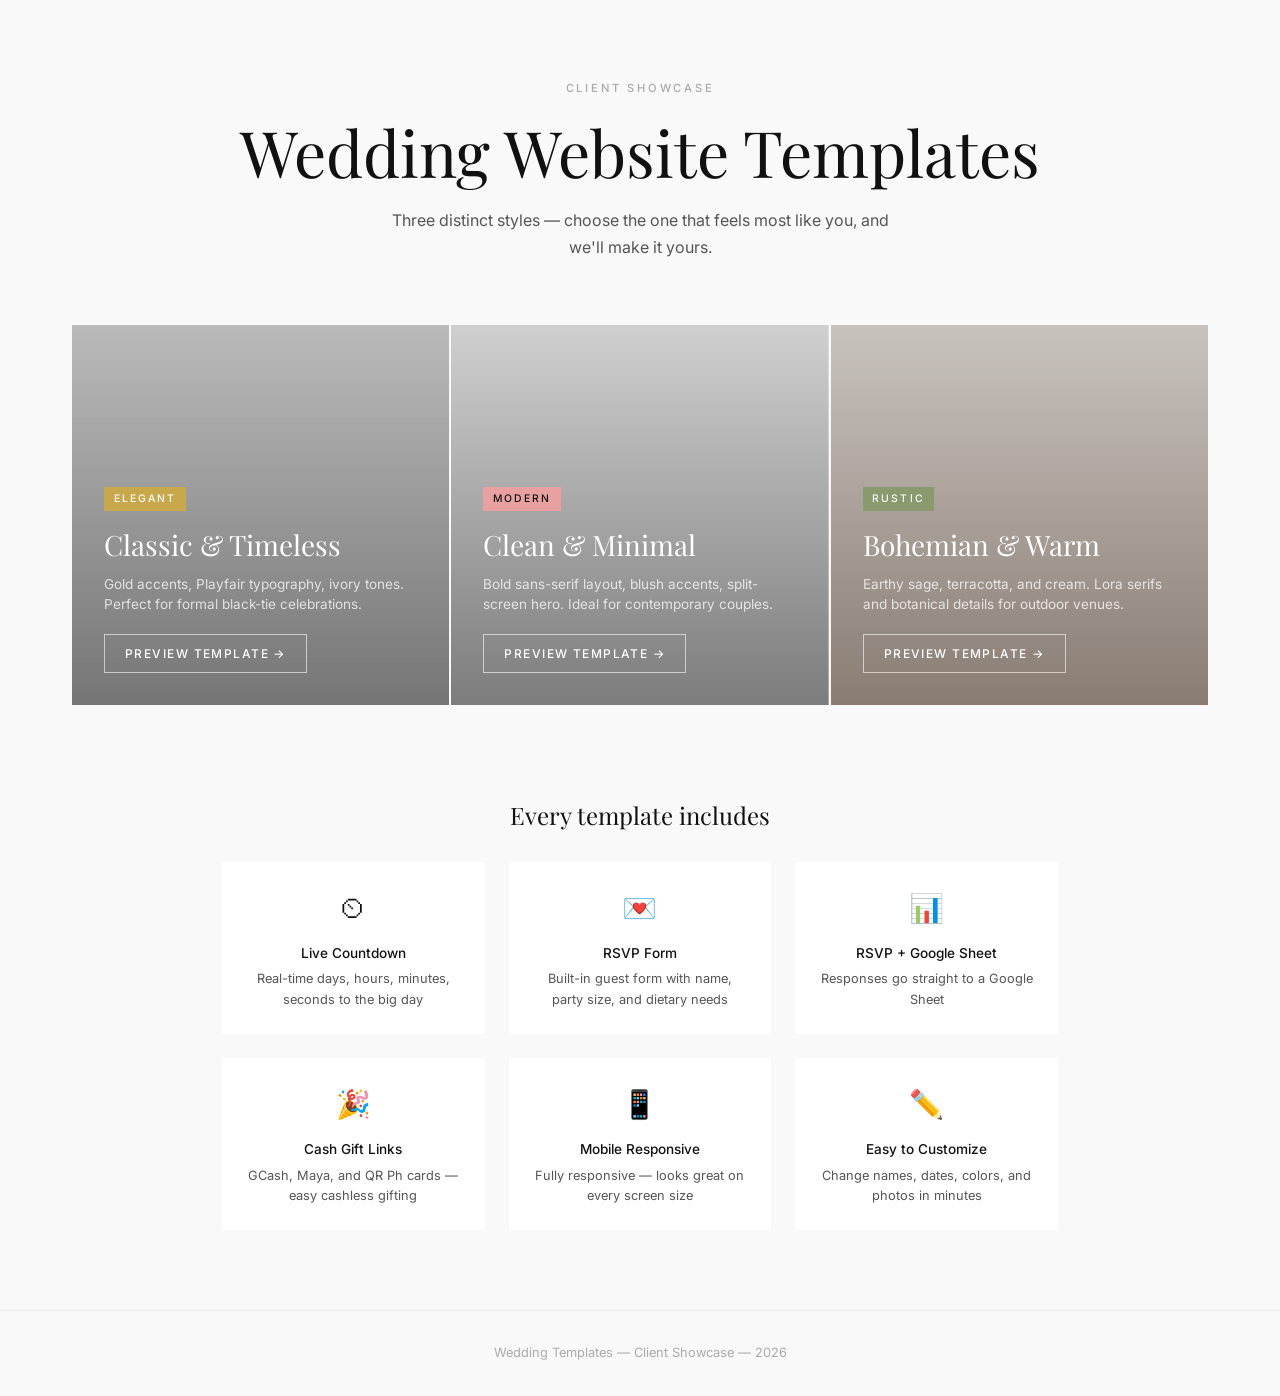
<file: index.html>
<!DOCTYPE html>
<html lang="en">

<head>
  <meta charset="UTF-8" />
  <meta name="viewport" content="width=device-width, initial-scale=1.0" />
  <title>Wedding Templates — Client Showcase</title>
  <link rel="preconnect" href="https://fonts.googleapis.com" />
  <link rel="preconnect" href="https://fonts.gstatic.com" crossorigin />
  <link
    href="https://fonts.googleapis.com/css2?family=Playfair+Display:ital@0;1&family=Inter:wght@300;400;500&display=swap"
    rel="stylesheet" />
  <link rel="stylesheet" href="shared/reset.css" />
  <style>
    :root {
      --dark: #111;
      --mid: #555;
      --lt: #aaa;
      --bg: #f9f9f9;
      --white: #fff;
      --ff-head: 'Playfair Display', Georgia, serif;
      --ff-body: 'Inter', -apple-system, sans-serif;
    }

    body {
      font-family: var(--ff-body);
      background: var(--bg);
      color: var(--dark);
    }

    /* Header */
    .header {
      text-align: center;
      padding: 5rem 2rem 4rem;
    }

    .header__eyebrow {
      font-size: 0.7rem;
      font-weight: 500;
      letter-spacing: 0.25em;
      text-transform: uppercase;
      color: var(--lt);
      margin-bottom: 1rem;
    }

    .header__title {
      font-family: var(--ff-head);
      font-size: clamp(2.5rem, 6vw, 4rem);
      font-weight: 400;
      margin-bottom: 1rem;
    }

    .header__sub {
      font-size: 1rem;
      color: var(--mid);
      max-width: 500px;
      margin: 0 auto;
      line-height: 1.7;
    }

    /* Grid */
    .templates {
      display: grid;
      grid-template-columns: repeat(auto-fit, minmax(300px, 1fr));
      gap: 2px;
      max-width: 1200px;
      margin: 0 auto;
      padding: 0 2rem 6rem;
    }

    /* Card */
    .card {
      position: relative;
      overflow: hidden;
      background: var(--white);
      cursor: pointer;
    }

    .card__thumb {
      height: 380px;
      background-size: cover;
      background-position: center;
      transition: transform 0.5s ease;
    }

    .card:hover .card__thumb {
      transform: scale(1.04);
    }

    .card--elegant .card__thumb {
      background-image:
        linear-gradient(to bottom, rgba(26, 26, 26, 0.3) 0%, rgba(26, 26, 26, 0.6) 100%),
        url('https://images.unsplash.com/photo-1519741497674-611481863552?w=800&q=80');
    }

    .card--modern .card__thumb {
      background-image:
        linear-gradient(to bottom, rgba(17, 17, 17, 0.2) 0%, rgba(17, 17, 17, 0.55) 100%),
        url('https://images.unsplash.com/photo-1529636798458-92182e662485?w=800&q=80');
    }

    .card--rustic .card__thumb {
      background-image:
        linear-gradient(to bottom, rgba(74, 55, 40, 0.3) 0%, rgba(74, 55, 40, 0.65) 100%),
        url('https://images.unsplash.com/photo-1537633552985-df8429e8048b?w=800&q=80');
    }

    .card__body {
      position: absolute;
      bottom: 0;
      left: 0;
      right: 0;
      padding: 2rem;
      color: #fff;
    }

    .card__tag {
      display: inline-block;
      font-size: 0.65rem;
      font-weight: 500;
      letter-spacing: 0.2em;
      text-transform: uppercase;
      padding: 0.25rem 0.6rem;
      margin-bottom: 0.75rem;
    }

    .card--elegant .card__tag {
      background: #c9a84c;
    }

    .card--modern .card__tag {
      background: #e8a0a0;
      color: #111;
    }

    .card--rustic .card__tag {
      background: #8a9a6e;
    }

    .card__name {
      font-family: var(--ff-head);
      font-size: 1.75rem;
      font-weight: 400;
      margin-bottom: 0.35rem;
    }

    .card__desc {
      font-size: 0.85rem;
      opacity: 0.75;
      margin-bottom: 1.25rem;
      line-height: 1.5;
    }

    .card__btn {
      display: inline-block;
      font-size: 0.75rem;
      font-weight: 500;
      letter-spacing: 0.12em;
      text-transform: uppercase;
      color: #fff;
      border: 1px solid rgba(255, 255, 255, 0.6);
      padding: 0.55rem 1.25rem;
      transition: background 0.2s, border-color 0.2s;
    }

    .card__btn:hover {
      background: rgba(255, 255, 255, 0.15);
      border-color: #fff;
    }

    /* Features list */
    .features {
      max-width: 900px;
      margin: 0 auto;
      padding: 0 2rem 5rem;
    }

    .features__title {
      font-family: var(--ff-head);
      font-size: 1.5rem;
      font-weight: 400;
      text-align: center;
      margin-bottom: 2rem;
    }

    .features__grid {
      display: grid;
      grid-template-columns: repeat(auto-fit, minmax(200px, 1fr));
      gap: 1.5rem;
    }

    .feature {
      text-align: center;
      padding: 1.5rem;
      background: var(--white);
    }

    .feature__icon {
      font-size: 1.75rem;
      margin-bottom: 0.75rem;
    }

    .feature__label {
      font-size: 0.85rem;
      font-weight: 500;
      margin-bottom: 0.3rem;
    }

    .feature__desc {
      font-size: 0.8rem;
      color: var(--mid);
      line-height: 1.6;
    }

    /* Footer */
    .footer {
      text-align: center;
      padding: 2rem;
      border-top: 1px solid #eee;
      font-size: 0.8rem;
      color: var(--lt);
    }

    /* ── Animations ─────────────────────────── */
    @keyframes fadeUp {
      from { opacity: 0; transform: translateY(28px); }
      to   { opacity: 1; transform: translateY(0); }
    }

    /* Header stagger on load */
    .header__eyebrow { animation: fadeUp 0.6s ease both; }
    .header__title   { animation: fadeUp 0.7s ease 0.12s both; }
    .header__sub     { animation: fadeUp 0.7s ease 0.24s both; }

    /* Scroll reveal base state */
    .reveal {
      opacity: 0;
      transform: translateY(32px);
      transition: opacity 0.65s ease, transform 0.65s ease;
    }
    .reveal.visible {
      opacity: 1;
      transform: translateY(0);
    }
  </style>
</head>

<body>

  <header class="header">
    <p class="header__eyebrow">Client Showcase</p>
    <h1 class="header__title">Wedding Website Templates</h1>
    <p class="header__sub">Three distinct styles — choose the one that feels most like you, and we'll make it yours.</p>
  </header>

  <main class="templates">

    <div class="card card--elegant">
      <div class="card__thumb"></div>
      <div class="card__body">
        <span class="card__tag">Elegant</span>
        <div class="card__name">Classic &amp; Timeless</div>
        <p class="card__desc">Gold accents, Playfair typography, ivory tones. Perfect for formal black-tie celebrations.
        </p>
        <a href="elegant/index.html" class="card__btn">Preview Template &rarr;</a>
      </div>
    </div>

    <div class="card card--modern">
      <div class="card__thumb"></div>
      <div class="card__body">
        <span class="card__tag">Modern</span>
        <div class="card__name">Clean &amp; Minimal</div>
        <p class="card__desc">Bold sans-serif layout, blush accents, split-screen hero. Ideal for contemporary couples.
        </p>
        <a href="modern/index.html" class="card__btn">Preview Template &rarr;</a>
      </div>
    </div>

    <div class="card card--rustic">
      <div class="card__thumb"></div>
      <div class="card__body">
        <span class="card__tag">Rustic</span>
        <div class="card__name">Bohemian &amp; Warm</div>
        <p class="card__desc">Earthy sage, terracotta, and cream. Lora serifs and botanical details for outdoor venues.
        </p>
        <a href="rustic/index.html" class="card__btn">Preview Template &rarr;</a>
      </div>
    </div>

  </main>

  <section class="features">
    <h2 class="features__title">Every template includes</h2>
    <div class="features__grid">
      <div class="feature">
        <div class="feature__icon">&#9202;</div>
        <div class="feature__label">Live Countdown</div>
        <div class="feature__desc">Real-time days, hours, minutes, seconds to the big day</div>
      </div>
      <div class="feature">
        <div class="feature__icon">&#128140;</div>
        <div class="feature__label">RSVP Form</div>
        <div class="feature__desc">Built-in guest form with name, party size, and dietary needs</div>
      </div>
      <div class="feature">
        <div class="feature__icon">&#128202;</div>
        <div class="feature__label">RSVP + Google Sheet</div>
        <div class="feature__desc">Responses go straight to a Google Sheet</div>
      </div>
      <div class="feature">
        <div class="feature__icon">&#127881;</div>
        <div class="feature__label">Cash Gift Links</div>
        <div class="feature__desc">GCash, Maya, and QR Ph cards — easy cashless gifting</div>
      </div>
      <div class="feature">
        <div class="feature__icon">&#128241;</div>
        <div class="feature__label">Mobile Responsive</div>
        <div class="feature__desc">Fully responsive — looks great on every screen size</div>
      </div>
      <div class="feature">
        <div class="feature__icon">&#9999;&#65039;</div>
        <div class="feature__label">Easy to Customize</div>
        <div class="feature__desc">Change names, dates, colors, and photos in minutes</div>
      </div>
    </div>
  </section>

  <footer class="footer">
    <p>Wedding Templates &mdash; Client Showcase &mdash; 2026</p>
  </footer>

  <script>
    // Scroll-reveal with staggered delay per group
    (function () {
      function addReveal(selector, delayStep) {
        document.querySelectorAll(selector).forEach(function (el, i) {
          el.classList.add('reveal');
          el.style.transitionDelay = (i * delayStep) + 's';
        });
      }

      addReveal('.card',    0.12);
      addReveal('.feature', 0.08);

      var observer = new IntersectionObserver(function (entries) {
        entries.forEach(function (entry) {
          if (entry.isIntersecting) {
            entry.target.classList.add('visible');
            observer.unobserve(entry.target);
          }
        });
      }, { threshold: 0.12 });

      document.querySelectorAll('.reveal').forEach(function (el) {
        observer.observe(el);
      });
    })();
  </script>
</body>

</html>
</file>
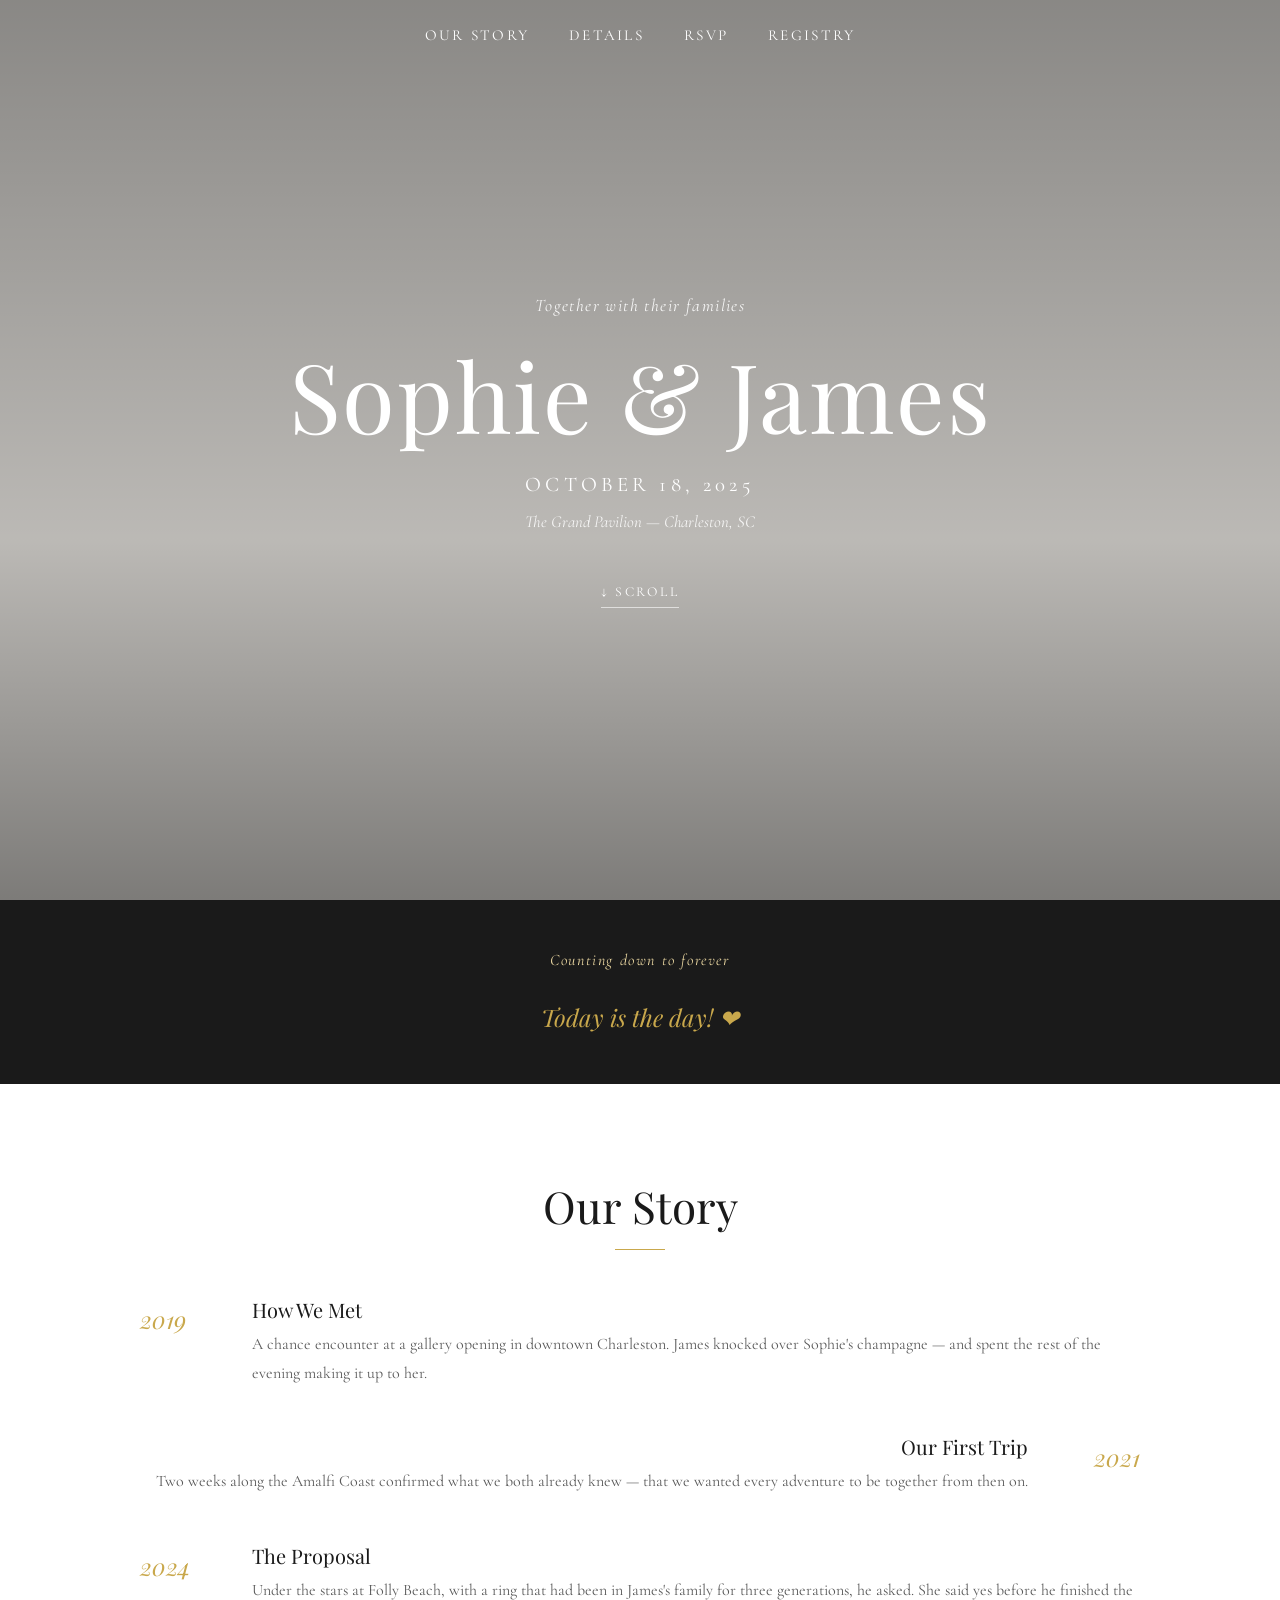
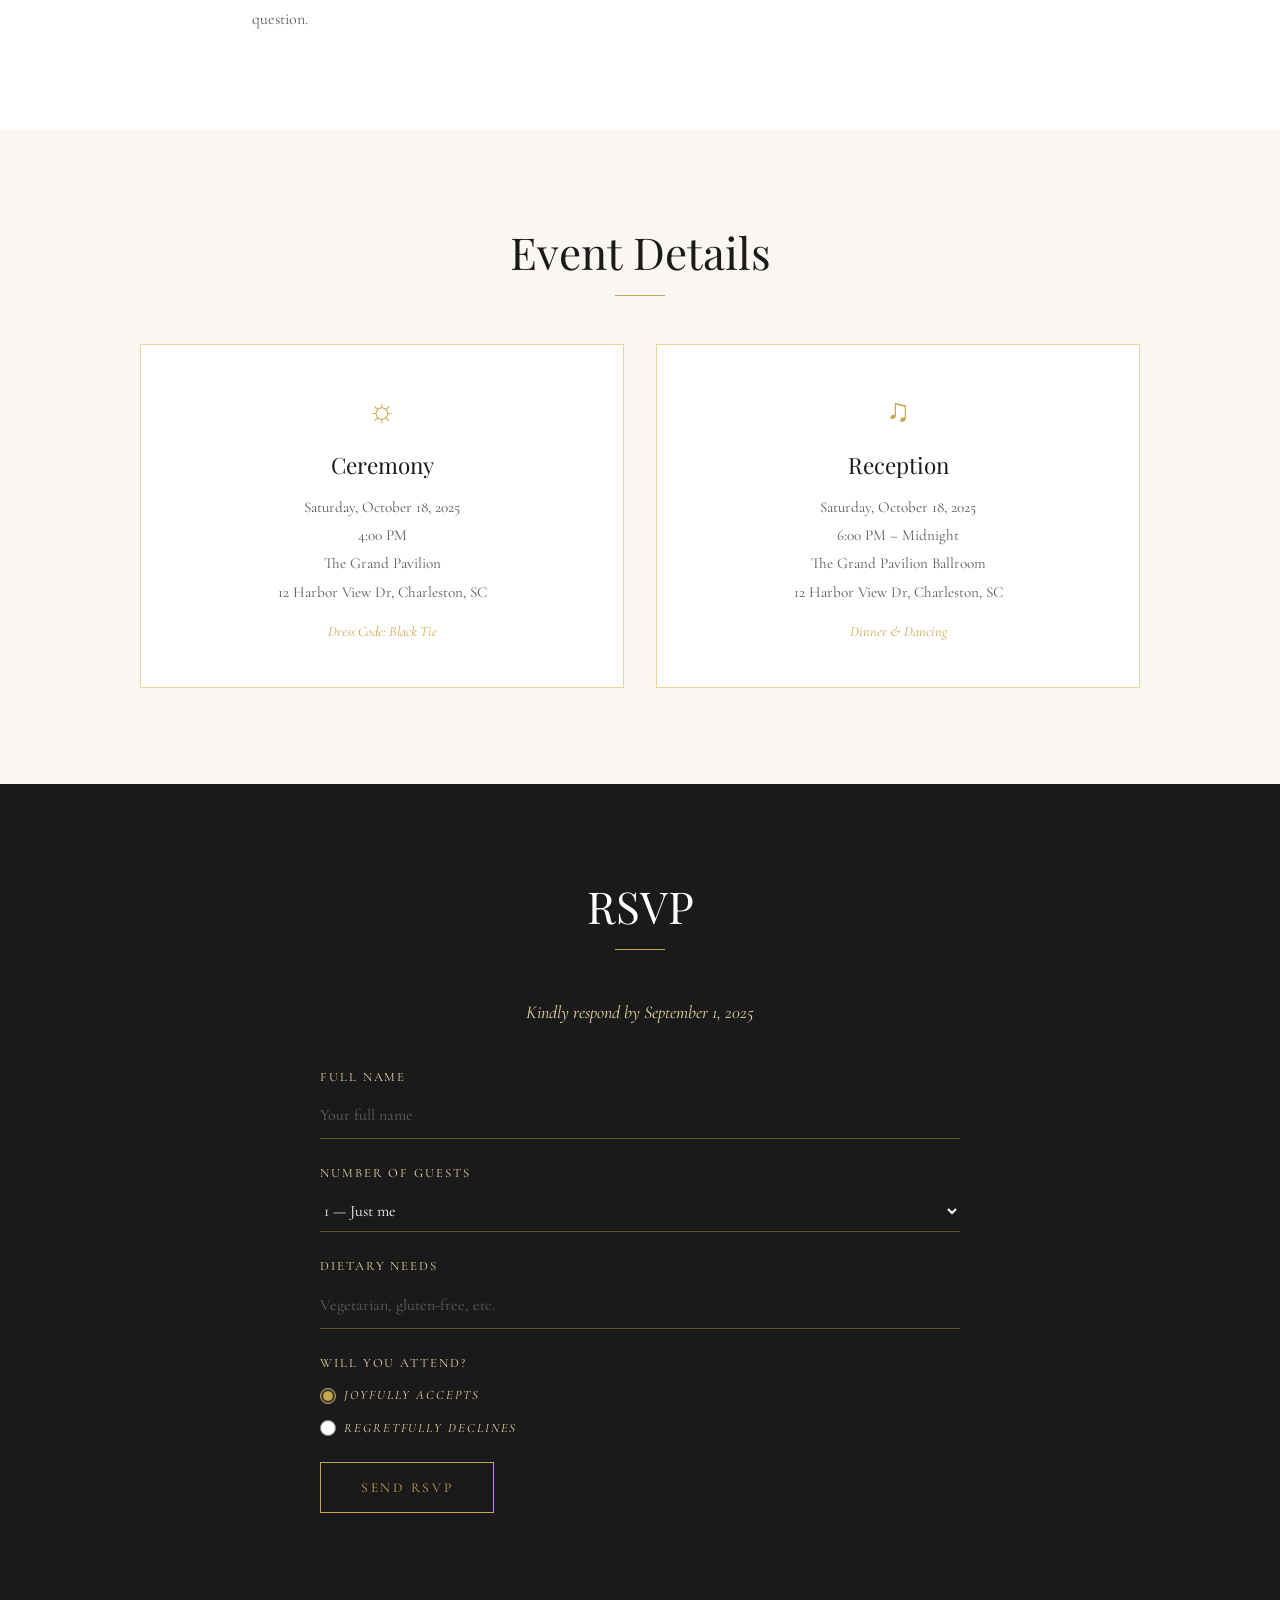
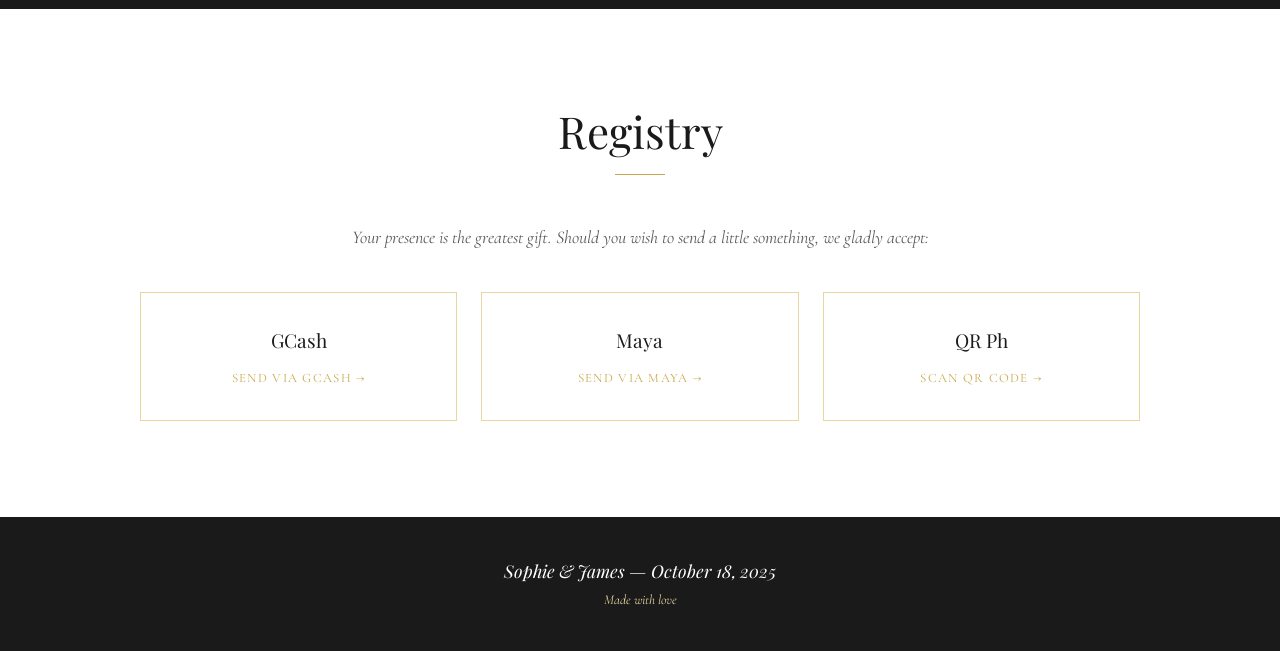
<file: elegant/index.html>
<!DOCTYPE html>
<html lang="en">
<head>
  <meta charset="UTF-8" />
  <meta name="viewport" content="width=device-width, initial-scale=1.0" />
  <title>Sophie &amp; James — October 18, 2025</title>
  <link rel="preconnect" href="https://fonts.googleapis.com" />
  <link rel="preconnect" href="https://fonts.gstatic.com" crossorigin />
  <link href="https://fonts.googleapis.com/css2?family=Playfair+Display:ital,wght@0,400;0,600;1,400&family=Cormorant+Garamond:ital,wght@0,300;0,400;1,300&display=swap" rel="stylesheet" />
  <link rel="stylesheet" href="../shared/reset.css" />
  <link rel="stylesheet" href="style.css" />
</head>
<body>

  <!-- NAV -->
  <nav class="nav">
    <ul>
      <li><a href="#story">Our Story</a></li>
      <li><a href="#details">Details</a></li>
      <li><a href="#rsvp">RSVP</a></li>
      <li><a href="#registry">Registry</a></li>
    </ul>
  </nav>

  <!-- HERO -->
  <section class="hero">
    <div class="hero__inner">
      <p class="hero__pre">Together with their families</p>
      <h1 class="hero__names">Sophie &amp; James</h1>
      <p class="hero__date">October 18, 2025</p>
      <p class="hero__location">The Grand Pavilion &mdash; Charleston, SC</p>
      <a href="#story" class="hero__scroll">&#8595; Scroll</a>
    </div>
  </section>

  <!-- COUNTDOWN -->
  <section class="countdown-section">
    <p class="countdown-section__label">Counting down to forever</p>
    <div class="countdown" data-wedding-date="2025-10-18">
      <div class="countdown__unit">
        <span class="countdown__number" data-days>00</span>
        <span class="countdown__label">Days</span>
      </div>
      <span class="countdown__sep">&middot;</span>
      <div class="countdown__unit">
        <span class="countdown__number" data-hours>00</span>
        <span class="countdown__label">Hours</span>
      </div>
      <span class="countdown__sep">&middot;</span>
      <div class="countdown__unit">
        <span class="countdown__number" data-minutes>00</span>
        <span class="countdown__label">Minutes</span>
      </div>
      <span class="countdown__sep">&middot;</span>
      <div class="countdown__unit">
        <span class="countdown__number" data-seconds>00</span>
        <span class="countdown__label">Seconds</span>
      </div>
    </div>
  </section>

  <!-- OUR STORY -->
  <section class="story section" id="story">
    <div class="container">
      <h2 class="section__title">Our Story</h2>
      <div class="story__timeline">
        <div class="story__item">
          <div class="story__year">2019</div>
          <div class="story__content">
            <h3>How We Met</h3>
            <p>A chance encounter at a gallery opening in downtown Charleston. James knocked over Sophie's champagne — and spent the rest of the evening making it up to her.</p>
          </div>
        </div>
        <div class="story__item story__item--right">
          <div class="story__year">2021</div>
          <div class="story__content">
            <h3>Our First Trip</h3>
            <p>Two weeks along the Amalfi Coast confirmed what we both already knew — that we wanted every adventure to be together from then on.</p>
          </div>
        </div>
        <div class="story__item">
          <div class="story__year">2024</div>
          <div class="story__content">
            <h3>The Proposal</h3>
            <p>Under the stars at Folly Beach, with a ring that had been in James's family for three generations, he asked. She said yes before he finished the question.</p>
          </div>
        </div>
      </div>
    </div>
  </section>

  <!-- EVENT DETAILS -->
  <section class="details section" id="details">
    <div class="container">
      <h2 class="section__title">Event Details</h2>
      <div class="details__cards">
        <div class="details__card">
          <div class="details__icon">&#9788;</div>
          <h3>Ceremony</h3>
          <p>Saturday, October 18, 2025</p>
          <p>4:00 PM</p>
          <p>The Grand Pavilion</p>
          <p>12 Harbor View Dr, Charleston, SC</p>
          <p class="details__dress">Dress Code: Black Tie</p>
        </div>
        <div class="details__card">
          <div class="details__icon">&#9835;</div>
          <h3>Reception</h3>
          <p>Saturday, October 18, 2025</p>
          <p>6:00 PM &ndash; Midnight</p>
          <p>The Grand Pavilion Ballroom</p>
          <p>12 Harbor View Dr, Charleston, SC</p>
          <p class="details__dress">Dinner &amp; Dancing</p>
        </div>
      </div>
    </div>
  </section>

  <!-- RSVP -->
  <section class="rsvp section" id="rsvp">
    <div class="container container--narrow">
      <h2 class="section__title">RSVP</h2>
      <p class="rsvp__sub">Kindly respond by September 1, 2025</p>
      <form class="rsvp__form" id="rsvpForm" novalidate>
        <div class="form-row">
          <label for="name">Full Name</label>
          <input type="text" id="name" name="name" placeholder="Your full name" required />
        </div>
        <div class="form-row">
          <label for="guests">Number of Guests</label>
          <select id="guests" name="guests">
            <option value="1">1 — Just me</option>
            <option value="2">2 — Me &amp; my plus one</option>
            <option value="3">3</option>
            <option value="4">4</option>
          </select>
        </div>
        <div class="form-row">
          <label for="dietary">Dietary Needs</label>
          <input type="text" id="dietary" name="dietary" placeholder="Vegetarian, gluten-free, etc." />
        </div>
        <div class="form-row form-row--radio">
          <span class="form-row__legend">Will you attend?</span>
          <label class="radio-label"><input type="radio" name="attending" value="yes" checked /> Joyfully accepts</label>
          <label class="radio-label"><input type="radio" name="attending" value="no" /> Regretfully declines</label>
        </div>
        <button type="submit" class="btn">Send RSVP</button>
      </form>
      <div class="rsvp__confirm" id="rsvpConfirm" hidden>
        <p>Thank you! We can&#39;t wait to celebrate with you. &#10084;</p>
      </div>
    </div>
  </section>

  <!-- REGISTRY -->
  <section class="registry section" id="registry">
    <div class="container">
      <h2 class="section__title">Registry</h2>
      <p class="registry__sub">Your presence is the greatest gift. Should you wish to send a little something, we gladly accept:</p>
      <div class="registry__cards">
        <a href="#" class="registry__card">
          <div class="registry__name">GCash</div>
          <div class="registry__cta">Send via GCash &rarr;</div>
        </a>
        <a href="#" class="registry__card">
          <div class="registry__name">Maya</div>
          <div class="registry__cta">Send via Maya &rarr;</div>
        </a>
        <a href="#" class="registry__card">
          <div class="registry__name">QR Ph</div>
          <div class="registry__cta">Scan QR Code &rarr;</div>
        </a>
      </div>
    </div>
  </section>

  <!-- FOOTER -->
  <footer class="footer">
    <p>Sophie &amp; James &mdash; October 18, 2025</p>
    <p class="footer__sub">Made with love</p>
  </footer>

  <script src="../shared/countdown.js"></script>
  <script src="script.js"></script>
</body>
</html>
</file>
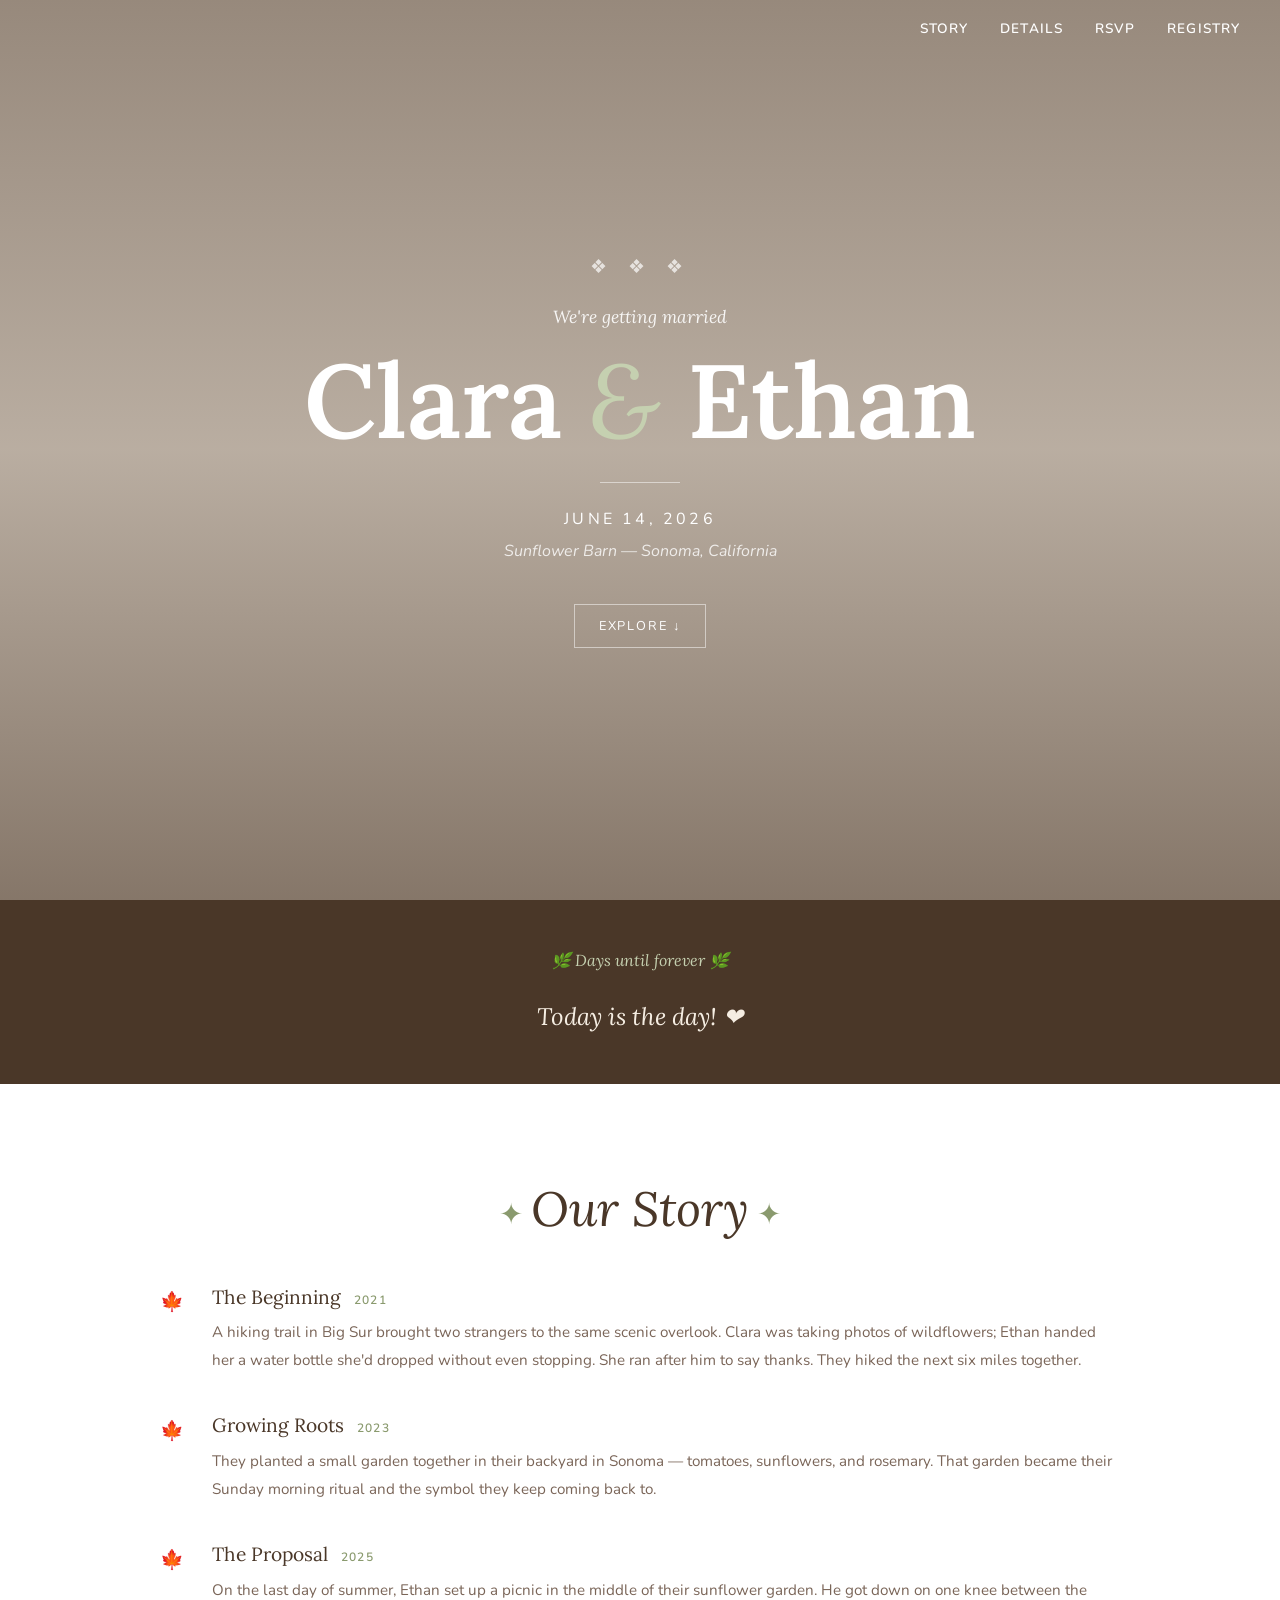
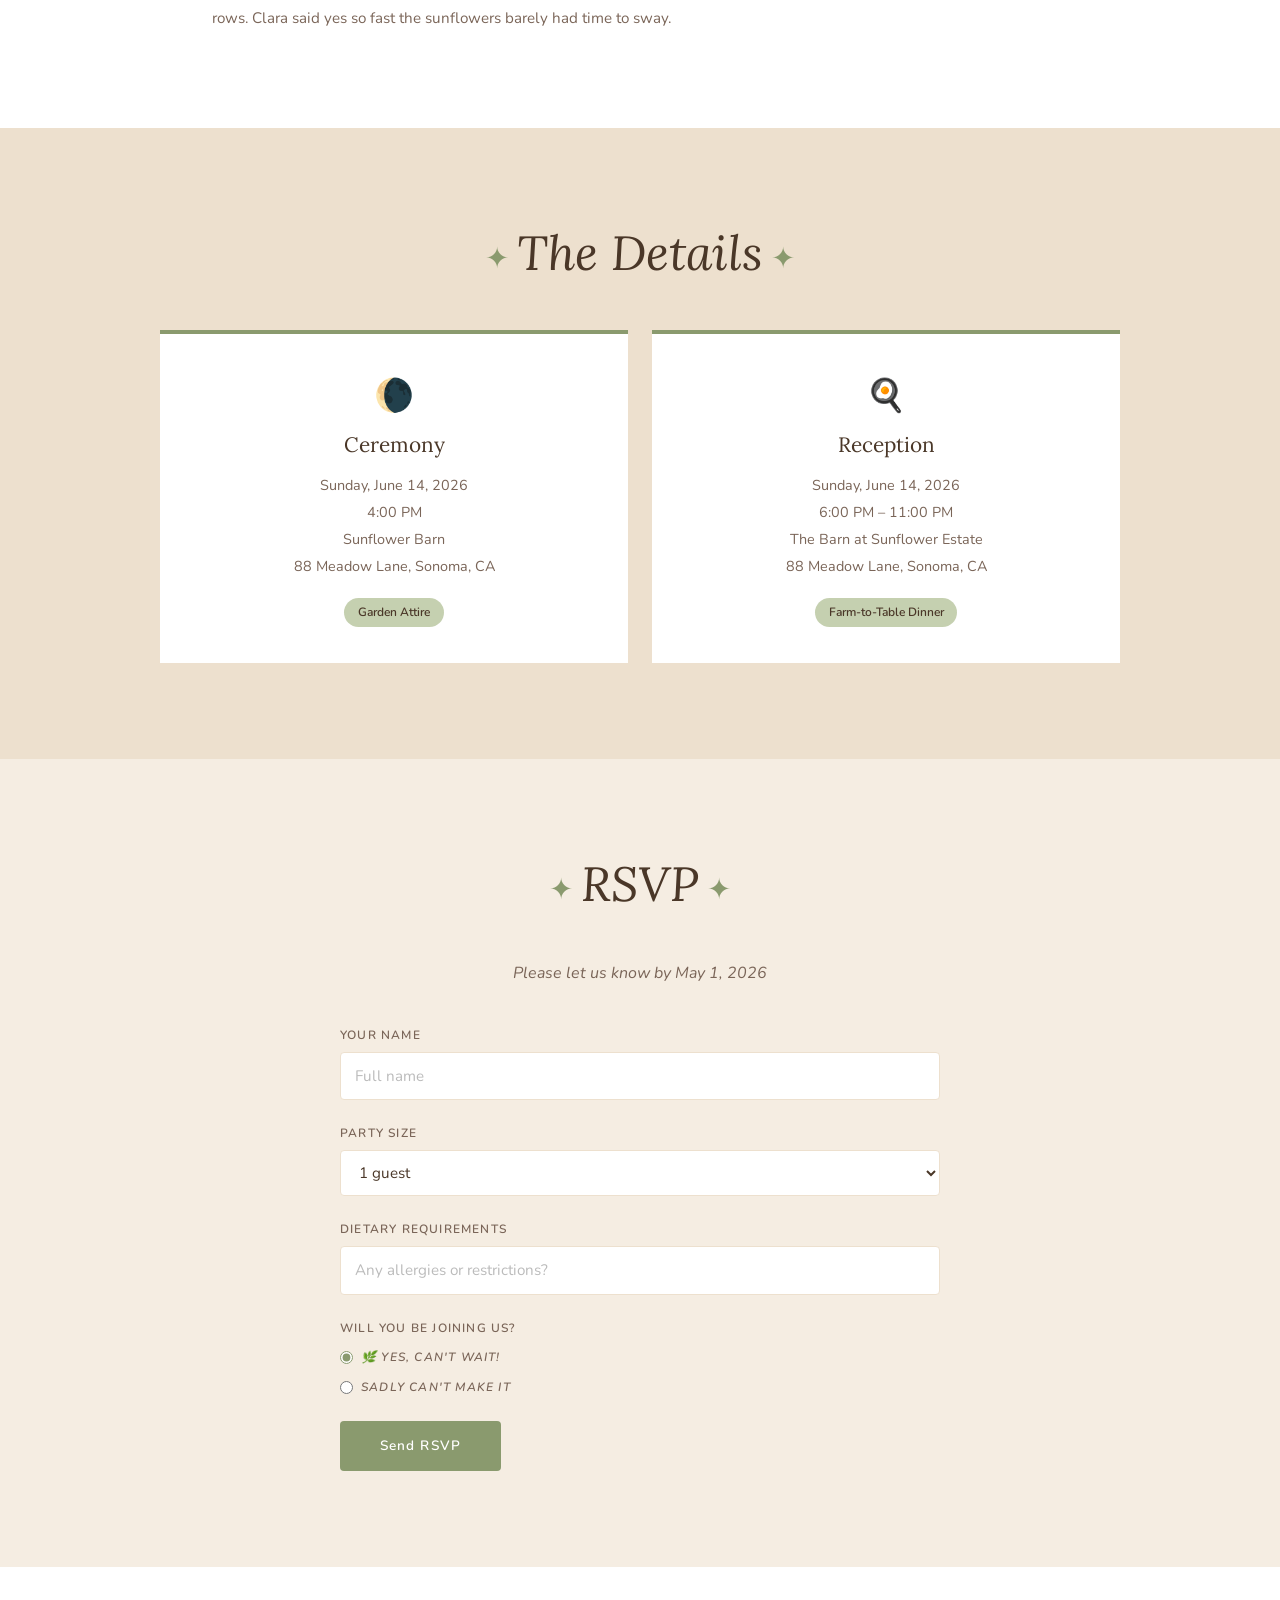
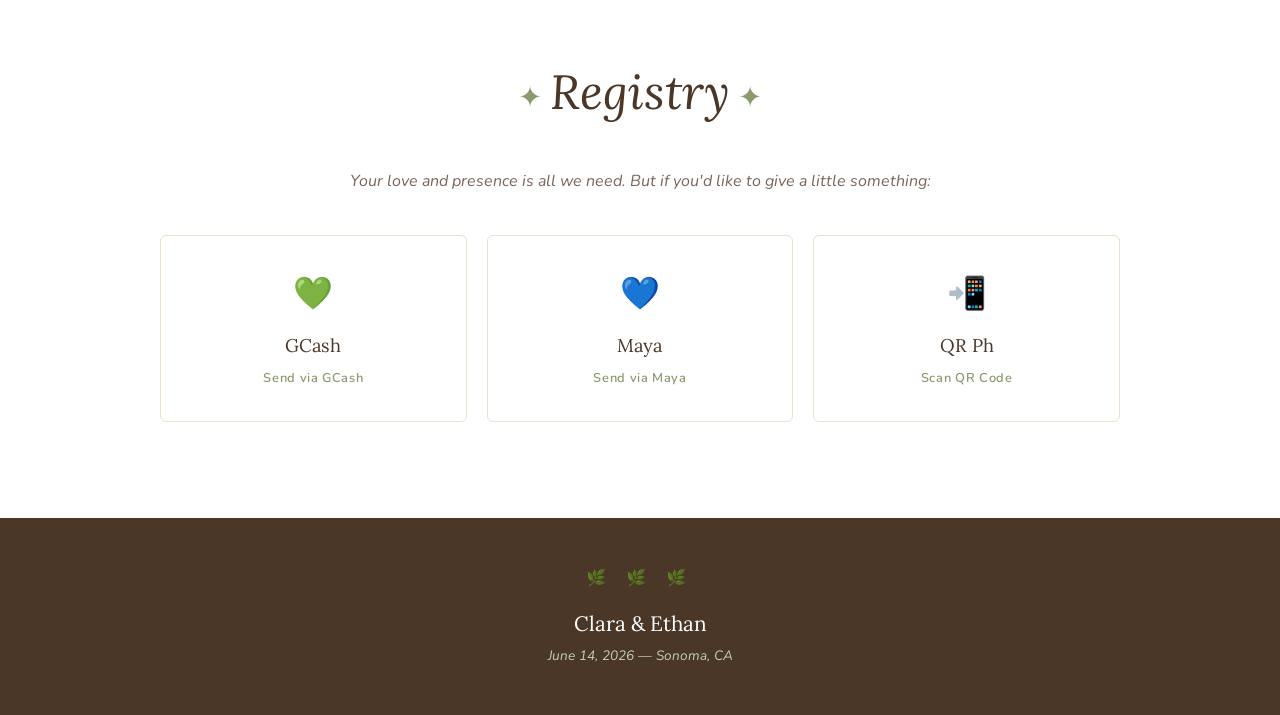
<file: rustic/index.html>
<!DOCTYPE html>
<html lang="en">
<head>
  <meta charset="UTF-8" />
  <meta name="viewport" content="width=device-width, initial-scale=1.0" />
  <title>Clara &amp; Ethan — June 14, 2026</title>
  <link rel="preconnect" href="https://fonts.googleapis.com" />
  <link rel="preconnect" href="https://fonts.gstatic.com" crossorigin />
  <link href="https://fonts.googleapis.com/css2?family=Lora:ital,wght@0,400;0,600;1,400&family=Nunito:wght@300;400;600&display=swap" rel="stylesheet" />
  <link rel="stylesheet" href="../shared/reset.css" />
  <link rel="stylesheet" href="style.css" />
</head>
<body>

  <!-- NAV -->
  <nav class="nav" id="siteNav">
    <button class="nav__burger" id="navBurger" aria-label="Menu">&#9776;</button>
    <ul class="nav__links" id="navLinks">
      <li><a href="#story" class="nav__link">Story</a></li>
      <li><a href="#details" class="nav__link">Details</a></li>
      <li><a href="#rsvp" class="nav__link">RSVP</a></li>
      <li><a href="#registry" class="nav__link">Registry</a></li>
    </ul>
  </nav>

  <!-- HERO -->
  <section class="hero">
    <div class="hero__overlay"></div>
    <div class="hero__content">
      <div class="hero__wreath">&#10070; &#10070; &#10070;</div>
      <p class="hero__pre">We're getting married</p>
      <h1 class="hero__names">Clara <span class="hero__amp">&amp;</span> Ethan</h1>
      <div class="hero__divider"></div>
      <p class="hero__date">June 14, 2026</p>
      <p class="hero__venue">Sunflower Barn &mdash; Sonoma, California</p>
      <a href="#story" class="hero__scroll">Explore &#8595;</a>
    </div>
  </section>

  <!-- COUNTDOWN -->
  <section class="countdown-section">
    <div class="countdown-section__inner">
      <p class="countdown-section__label">&#127807; Days until forever &#127807;</p>
      <div class="countdown" data-wedding-date="2026-06-14">
        <div class="countdown__unit">
          <span class="countdown__number" data-days>00</span>
          <span class="countdown__label">Days</span>
        </div>
        <span class="countdown__dot">&#183;</span>
        <div class="countdown__unit">
          <span class="countdown__number" data-hours>00</span>
          <span class="countdown__label">Hours</span>
        </div>
        <span class="countdown__dot">&#183;</span>
        <div class="countdown__unit">
          <span class="countdown__number" data-minutes>00</span>
          <span class="countdown__label">Min</span>
        </div>
        <span class="countdown__dot">&#183;</span>
        <div class="countdown__unit">
          <span class="countdown__number" data-seconds>00</span>
          <span class="countdown__label">Sec</span>
        </div>
      </div>
    </div>
  </section>

  <!-- OUR STORY -->
  <section class="story section" id="story">
    <div class="container">
      <h2 class="section__title"><em>Our Story</em></h2>
      <div class="story__list">
        <div class="story__entry">
          <div class="story__leaf">&#127809;</div>
          <div class="story__body">
            <h3>The Beginning <span class="story__year">2021</span></h3>
            <p>A hiking trail in Big Sur brought two strangers to the same scenic overlook. Clara was taking photos of wildflowers; Ethan handed her a water bottle she'd dropped without even stopping. She ran after him to say thanks. They hiked the next six miles together.</p>
          </div>
        </div>
        <div class="story__entry">
          <div class="story__leaf">&#127809;</div>
          <div class="story__body">
            <h3>Growing Roots <span class="story__year">2023</span></h3>
            <p>They planted a small garden together in their backyard in Sonoma — tomatoes, sunflowers, and rosemary. That garden became their Sunday morning ritual and the symbol they keep coming back to.</p>
          </div>
        </div>
        <div class="story__entry">
          <div class="story__leaf">&#127809;</div>
          <div class="story__body">
            <h3>The Proposal <span class="story__year">2025</span></h3>
            <p>On the last day of summer, Ethan set up a picnic in the middle of their sunflower garden. He got down on one knee between the rows. Clara said yes so fast the sunflowers barely had time to sway.</p>
          </div>
        </div>
      </div>
    </div>
  </section>

  <!-- EVENT DETAILS -->
  <section class="details section" id="details">
    <div class="container">
      <h2 class="section__title"><em>The Details</em></h2>
      <div class="details__cards">
        <div class="details__card">
          <div class="details__icon">&#127768;</div>
          <h3>Ceremony</h3>
          <p>Sunday, June 14, 2026</p>
          <p>4:00 PM</p>
          <p>Sunflower Barn</p>
          <p>88 Meadow Lane, Sonoma, CA</p>
          <div class="details__badge">Garden Attire</div>
        </div>
        <div class="details__card">
          <div class="details__icon">&#127859;</div>
          <h3>Reception</h3>
          <p>Sunday, June 14, 2026</p>
          <p>6:00 PM &ndash; 11:00 PM</p>
          <p>The Barn at Sunflower Estate</p>
          <p>88 Meadow Lane, Sonoma, CA</p>
          <div class="details__badge">Farm-to-Table Dinner</div>
        </div>
      </div>
    </div>
  </section>

  <!-- RSVP -->
  <section class="rsvp section" id="rsvp">
    <div class="container container--narrow">
      <h2 class="section__title"><em>RSVP</em></h2>
      <p class="rsvp__note">Please let us know by May 1, 2026</p>
      <form class="rsvp__form" id="rsvpForm" novalidate>
        <div class="form-row">
          <label for="name">Your Name</label>
          <input type="text" id="name" name="name" placeholder="Full name" required />
        </div>
        <div class="form-row">
          <label for="guests">Party Size</label>
          <select id="guests" name="guests">
            <option value="1">1 guest</option>
            <option value="2">2 guests</option>
            <option value="3">3 guests</option>
            <option value="4">4 guests</option>
          </select>
        </div>
        <div class="form-row">
          <label for="dietary">Dietary Requirements</label>
          <input type="text" id="dietary" name="dietary" placeholder="Any allergies or restrictions?" />
        </div>
        <div class="form-row form-row--radio">
          <span class="form-legend">Will you be joining us?</span>
          <label class="radio-opt"><input type="radio" name="attending" value="yes" checked /> &#127807; Yes, can't wait!</label>
          <label class="radio-opt"><input type="radio" name="attending" value="no" /> Sadly can't make it</label>
        </div>
        <button type="submit" class="btn">Send RSVP</button>
      </form>
      <div class="rsvp__confirm" id="rsvpConfirm" hidden>
        <p>&#127807; We received your RSVP &mdash; so happy you'll be there! &#127807;</p>
      </div>
    </div>
  </section>

  <!-- REGISTRY -->
  <section class="registry section" id="registry">
    <div class="container">
      <h2 class="section__title"><em>Registry</em></h2>
      <p class="registry__note">Your love and presence is all we need. But if you'd like to give a little something:</p>
      <div class="registry__grid">
        <a href="#" class="registry__card">
          <div class="registry__icon">&#128154;</div>
          <div class="registry__name">GCash</div>
          <div class="registry__link">Send via GCash</div>
        </a>
        <a href="#" class="registry__card">
          <div class="registry__icon">&#128153;</div>
          <div class="registry__name">Maya</div>
          <div class="registry__link">Send via Maya</div>
        </a>
        <a href="#" class="registry__card">
          <div class="registry__icon">&#128242;</div>
          <div class="registry__name">QR Ph</div>
          <div class="registry__link">Scan QR Code</div>
        </a>
      </div>
    </div>
  </section>

  <!-- FOOTER -->
  <footer class="footer">
    <div class="footer__wreath">&#127807; &#127807; &#127807;</div>
    <p class="footer__names">Clara &amp; Ethan</p>
    <p class="footer__date">June 14, 2026 &mdash; Sonoma, CA</p>
  </footer>

  <script src="../shared/countdown.js"></script>
  <script src="script.js"></script>
</body>
</html>
</file>
<file: elegant/style.css>
/* ── Variables ────────────────────────────── */
:root {
  --gold:    #c9a84c;
  --gold-lt: #e8d5a0;
  --dark:    #1a1a1a;
  --mid:     #5a5a5a;
  --bg:      #faf7f2;
  --white:   #ffffff;
  --ff-head: 'Playfair Display', Georgia, serif;
  --ff-body: 'Cormorant Garamond', Georgia, serif;
  --section-gap: 6rem;
}

/* ── Base ─────────────────────────────────── */
body {
  font-family: var(--ff-body);
  font-size: 1.125rem;
  color: var(--dark);
  background: var(--bg);
}

/* ── Nav ──────────────────────────────────── */
.nav {
  position: fixed;
  top: 0;
  width: 100%;
  z-index: 100;
  padding: 1.25rem 2rem;
  background: transparent;
  transition: background 0.3s;
}
.nav.scrolled { background: rgba(250, 247, 242, 0.95); backdrop-filter: blur(4px); }
.nav ul { display: flex; gap: 2.5rem; justify-content: center; }
.nav a {
  font-family: var(--ff-body);
  font-size: 0.95rem;
  letter-spacing: 0.15em;
  text-transform: uppercase;
  color: var(--white);
  transition: color 0.2s;
}
.nav.scrolled a { color: var(--dark); }
.nav a:hover { color: var(--gold); }

/* ── Hero ─────────────────────────────────── */
.hero {
  height: 100vh;
  min-height: 600px;
  background:
    linear-gradient(to bottom, rgba(0,0,0,0.45) 0%, rgba(0,0,0,0.25) 60%, rgba(0,0,0,0.5) 100%),
    url('https://images.unsplash.com/photo-1519741497674-611481863552?w=1600&q=80') center/cover no-repeat;
  display: flex;
  align-items: center;
  justify-content: center;
  text-align: center;
  color: var(--white);
}
.hero__inner { padding: 2rem; }
.hero__pre {
  font-family: var(--ff-body);
  font-style: italic;
  font-size: 1.1rem;
  letter-spacing: 0.08em;
  margin-bottom: 1rem;
  opacity: 0.9;
}
.hero__names {
  font-family: var(--ff-head);
  font-size: clamp(3rem, 8vw, 6rem);
  font-weight: 400;
  letter-spacing: 0.02em;
  margin-bottom: 1rem;
}
.hero__date {
  font-family: var(--ff-body);
  font-size: 1.3rem;
  letter-spacing: 0.2em;
  text-transform: uppercase;
  margin-bottom: 0.5rem;
}
.hero__location {
  font-style: italic;
  font-size: 1.05rem;
  opacity: 0.85;
  margin-bottom: 2.5rem;
}
.hero__scroll {
  display: inline-block;
  font-size: 0.85rem;
  letter-spacing: 0.2em;
  text-transform: uppercase;
  border-bottom: 1px solid rgba(255,255,255,0.6);
  padding-bottom: 0.25rem;
  animation: bob 2s ease-in-out infinite;
}
@keyframes bob {
  0%, 100% { transform: translateY(0); }
  50%       { transform: translateY(6px); }
}

/* ── Countdown ────────────────────────────── */
.countdown-section {
  background: var(--dark);
  color: var(--white);
  text-align: center;
  padding: 3rem 2rem;
}
.countdown-section__label {
  font-style: italic;
  font-size: 1rem;
  letter-spacing: 0.1em;
  color: var(--gold-lt);
  margin-bottom: 1.5rem;
}
.countdown {
  display: flex;
  justify-content: center;
  align-items: center;
  gap: 1.5rem;
  flex-wrap: wrap;
}
.countdown__unit { text-align: center; min-width: 60px; }
.countdown__number {
  display: block;
  font-family: var(--ff-head);
  font-size: 2.75rem;
  color: var(--gold);
  line-height: 1;
}
.countdown__label {
  display: block;
  font-size: 0.7rem;
  letter-spacing: 0.2em;
  text-transform: uppercase;
  color: var(--gold-lt);
  margin-top: 0.25rem;
}
.countdown__sep { font-size: 1.5rem; color: var(--gold); opacity: 0.5; }
.countdown-message {
  font-family: var(--ff-head);
  font-size: 1.5rem;
  color: var(--gold);
  font-style: italic;
}

/* ── Shared section ───────────────────────── */
.section { padding: var(--section-gap) 2rem; }
.container { max-width: 1000px; margin: 0 auto; }
.container--narrow { max-width: 640px; margin: 0 auto; }
.section__title {
  font-family: var(--ff-head);
  font-size: clamp(1.75rem, 4vw, 2.75rem);
  text-align: center;
  margin-bottom: 0.5rem;
}
.section__title::after {
  content: '';
  display: block;
  width: 50px;
  height: 1px;
  background: var(--gold);
  margin: 1rem auto 3rem;
}

/* ── Story ────────────────────────────────── */
.story { background: var(--white); }
.story__timeline { display: flex; flex-direction: column; gap: 3rem; }
.story__item {
  display: grid;
  grid-template-columns: 80px 1fr;
  gap: 2rem;
  align-items: start;
}
.story__item--right { grid-template-columns: 1fr 80px; }
.story__item--right .story__content { order: -1; text-align: right; }
.story__year {
  font-family: var(--ff-head);
  font-size: 1.5rem;
  color: var(--gold);
  font-style: italic;
  padding-top: 0.15rem;
}
.story__item--right .story__year { order: 1; text-align: right; }
.story__content h3 {
  font-family: var(--ff-head);
  font-size: 1.25rem;
  margin-bottom: 0.5rem;
}
.story__content p { color: var(--mid); font-size: 1rem; line-height: 1.8; }

/* ── Details ──────────────────────────────── */
.details { background: var(--bg); }
.details__cards {
  display: grid;
  grid-template-columns: repeat(auto-fit, minmax(280px, 1fr));
  gap: 2rem;
}
.details__card {
  border: 1px solid var(--gold-lt);
  padding: 2.5rem;
  text-align: center;
  background: var(--white);
}
.details__icon {
  font-size: 2rem;
  color: var(--gold);
  margin-bottom: 1rem;
}
.details__card h3 {
  font-family: var(--ff-head);
  font-size: 1.4rem;
  margin-bottom: 1rem;
}
.details__card p { color: var(--mid); font-size: 0.95rem; margin-bottom: 0.25rem; }
.details__dress {
  margin-top: 1rem !important;
  font-style: italic;
  color: var(--gold) !important;
  font-size: 0.9rem !important;
}

/* ── RSVP ─────────────────────────────────── */
.rsvp { background: var(--dark); color: var(--white); }
.rsvp .section__title { color: var(--white); }
.rsvp .section__title::after { background: var(--gold); }
.rsvp__sub {
  text-align: center;
  font-style: italic;
  color: var(--gold-lt);
  margin-bottom: 2.5rem;
}
.rsvp__form { display: flex; flex-direction: column; gap: 1.5rem; }
.form-row { display: flex; flex-direction: column; gap: 0.4rem; }
.form-row label, .form-row__legend {
  font-size: 0.8rem;
  letter-spacing: 0.15em;
  text-transform: uppercase;
  color: var(--gold-lt);
}
.form-row input,
.form-row select {
  background: transparent;
  border: none;
  border-bottom: 1px solid rgba(201,168,76,0.4);
  color: var(--white);
  padding: 0.6rem 0;
  font-family: var(--ff-body);
  font-size: 1rem;
  outline: none;
  transition: border-color 0.2s;
}
.form-row input:focus,
.form-row select:focus { border-bottom-color: var(--gold); }
.form-row input::placeholder { color: rgba(255,255,255,0.3); }
.form-row select option { background: var(--dark); }
.form-row--radio { gap: 0.75rem; }
.radio-label { display: flex; align-items: center; gap: 0.5rem; cursor: pointer; font-style: italic; }
.radio-label input { accent-color: var(--gold); width: 1rem; height: 1rem; }
.btn {
  align-self: flex-start;
  padding: 0.85rem 2.5rem;
  border: 1px solid var(--gold);
  background: transparent;
  color: var(--gold);
  font-family: var(--ff-body);
  font-size: 0.85rem;
  letter-spacing: 0.2em;
  text-transform: uppercase;
  cursor: pointer;
  transition: background 0.2s, color 0.2s;
}
.btn:hover { background: var(--gold); color: var(--dark); }
.rsvp__confirm {
  text-align: center;
  font-style: italic;
  font-size: 1.2rem;
  color: var(--gold-lt);
  padding: 2rem 0;
}
.rsvp__confirm[hidden] { display: none; }

/* ── Registry ─────────────────────────────── */
.registry { background: var(--white); }
.registry__sub {
  text-align: center;
  font-style: italic;
  color: var(--mid);
  margin-bottom: 2.5rem;
}
.registry__cards {
  display: grid;
  grid-template-columns: repeat(auto-fit, minmax(200px, 1fr));
  gap: 1.5rem;
}
.registry__card {
  display: block;
  border: 1px solid var(--gold-lt);
  padding: 2rem;
  text-align: center;
  transition: border-color 0.2s, transform 0.2s;
}
.registry__card:hover { border-color: var(--gold); transform: translateY(-3px); }
.registry__name {
  font-family: var(--ff-head);
  font-size: 1.2rem;
  margin-bottom: 0.75rem;
}
.registry__cta { font-size: 0.8rem; letter-spacing: 0.1em; color: var(--gold); text-transform: uppercase; }

/* ── Footer ───────────────────────────────── */
.footer {
  background: var(--dark);
  color: var(--white);
  text-align: center;
  padding: 2.5rem 2rem;
  font-style: italic;
}
.footer p:first-child { font-family: var(--ff-head); font-size: 1.1rem; margin-bottom: 0.25rem; }
.footer__sub { font-size: 0.85rem; color: var(--gold-lt); }

/* ── Responsive ───────────────────────────── */
@media (max-width: 640px) {
  .story__item { grid-template-columns: 1fr; }
  .story__item--right { grid-template-columns: 1fr; }
  .story__item--right .story__content { order: 0; text-align: left; }
  .story__item--right .story__year { order: 0; text-align: left; }
  .nav ul { gap: 1.25rem; }
  .nav a { font-size: 0.8rem; }
  .btn { align-self: stretch; }
}
</file>
<file: rustic/style.css>
/* ── Variables ────────────────────────────── */
:root {
  --brown:     #4a3728;
  --brown-lt:  #7a6558;
  --terra:     #c26a48;
  --sage:      #8a9a6e;
  --sage-lt:   #c5d0b0;
  --cream:     #f5ede2;
  --cream-dk:  #ede0ce;
  --white:     #ffffff;
  --ff-head: 'Lora', Georgia, serif;
  --ff-body: 'Nunito', -apple-system, sans-serif;
  --section-gap: 6rem;
}

/* ── Base ─────────────────────────────────── */
body { font-family: var(--ff-body); font-size: 1rem; color: var(--brown); background: var(--cream); }

/* ── Nav ──────────────────────────────────── */
.nav {
  position: fixed;
  top: 0;
  width: 100%;
  z-index: 100;
  padding: 1rem 2.5rem;
  display: flex;
  align-items: center;
  justify-content: flex-end;
  gap: 2rem;
  background: transparent;
  transition: background 0.3s;
}
.nav.scrolled { background: rgba(245, 237, 226, 0.96); backdrop-filter: blur(4px); }
.nav__links { display: flex; gap: 2rem; }
.nav__link {
  font-size: 0.85rem;
  font-weight: 600;
  letter-spacing: 0.08em;
  text-transform: uppercase;
  color: var(--white);
  transition: color 0.2s;
}
.nav.scrolled .nav__link { color: var(--brown); }
.nav__link:hover { color: var(--sage); }
.nav__burger {
  display: none;
  background: none;
  border: none;
  font-size: 1.4rem;
  color: var(--white);
  cursor: pointer;
}
.nav.scrolled .nav__burger { color: var(--brown); }

/* ── Hero ─────────────────────────────────── */
.hero {
  position: relative;
  min-height: 100vh;
  background:
    url('https://images.unsplash.com/photo-1537633552985-df8429e8048b?w=1600&q=80') center/cover no-repeat;
  display: flex;
  align-items: center;
  justify-content: center;
  text-align: center;
}
.hero__overlay {
  position: absolute;
  inset: 0;
  background: linear-gradient(to bottom, rgba(74,55,40,0.55) 0%, rgba(74,55,40,0.35) 50%, rgba(74,55,40,0.65) 100%);
}
.hero__content {
  position: relative;
  z-index: 1;
  color: var(--white);
  padding: 2rem;
}
.hero__wreath { font-size: 1.2rem; letter-spacing: 0.5rem; margin-bottom: 1.25rem; opacity: 0.7; }
.hero__pre {
  font-family: var(--ff-head);
  font-style: italic;
  font-size: 1.1rem;
  margin-bottom: 0.75rem;
  opacity: 0.9;
}
.hero__names {
  font-family: var(--ff-head);
  font-size: clamp(3rem, 9vw, 6.5rem);
  font-weight: 600;
  line-height: 1.1;
  margin-bottom: 1.5rem;
}
.hero__amp { font-weight: 400; font-style: italic; color: var(--sage-lt); }
.hero__divider {
  width: 80px;
  height: 1px;
  background: rgba(255,255,255,0.5);
  margin: 0 auto 1.5rem;
}
.hero__date {
  font-size: 1rem;
  letter-spacing: 0.2em;
  text-transform: uppercase;
  margin-bottom: 0.4rem;
}
.hero__venue { font-style: italic; font-size: 1rem; opacity: 0.8; margin-bottom: 2.5rem; }
.hero__scroll {
  display: inline-block;
  font-size: 0.8rem;
  letter-spacing: 0.15em;
  text-transform: uppercase;
  border: 1px solid rgba(255,255,255,0.5);
  padding: 0.65rem 1.5rem;
  transition: background 0.2s, color 0.2s;
}
.hero__scroll:hover { background: rgba(255,255,255,0.15); }

/* ── Countdown ────────────────────────────── */
.countdown-section { background: var(--brown); }
.countdown-section__inner { text-align: center; padding: 3rem 2rem; }
.countdown-section__label {
  font-family: var(--ff-head);
  font-style: italic;
  font-size: 1rem;
  color: var(--sage-lt);
  margin-bottom: 1.5rem;
}
.countdown {
  display: flex;
  justify-content: center;
  align-items: center;
  gap: 1rem;
  flex-wrap: wrap;
}
.countdown__unit { text-align: center; }
.countdown__number {
  display: block;
  font-family: var(--ff-head);
  font-size: 3rem;
  color: var(--cream);
  line-height: 1;
}
.countdown__label {
  display: block;
  font-size: 0.65rem;
  font-weight: 600;
  letter-spacing: 0.2em;
  text-transform: uppercase;
  color: var(--sage-lt);
  margin-top: 0.2rem;
}
.countdown__dot { font-size: 2rem; color: var(--terra); opacity: 0.6; }
.countdown-message { font-family: var(--ff-head); font-style: italic; font-size: 1.5rem; color: var(--cream); }

/* ── Shared section ───────────────────────── */
.section { padding: var(--section-gap) 2rem; }
.container { max-width: 960px; margin: 0 auto; }
.container--narrow { max-width: 600px; margin: 0 auto; }
.section__title {
  font-family: var(--ff-head);
  font-size: clamp(2rem, 4vw, 3rem);
  text-align: center;
  color: var(--brown);
  margin-bottom: 3rem;
}
.section__title em { font-style: italic; }
.section__title::before, .section__title::after {
  content: ' ✦ ';
  font-style: normal;
  font-size: 0.6em;
  color: var(--sage);
  vertical-align: middle;
}

/* ── Story ────────────────────────────────── */
.story { background: var(--white); }
.story__list { display: flex; flex-direction: column; gap: 2.5rem; }
.story__entry {
  display: grid;
  grid-template-columns: 2rem 1fr;
  gap: 1.25rem;
  align-items: start;
}
.story__leaf { font-size: 1.2rem; padding-top: 0.1rem; }
.story__body h3 {
  font-family: var(--ff-head);
  font-size: 1.2rem;
  margin-bottom: 0.6rem;
  color: var(--brown);
}
.story__year {
  font-family: var(--ff-body);
  font-size: 0.75rem;
  font-weight: 600;
  letter-spacing: 0.1em;
  color: var(--sage);
  margin-left: 0.5rem;
}
.story__body p { font-size: 0.95rem; color: var(--brown-lt); line-height: 1.85; }

/* ── Details ──────────────────────────────── */
.details { background: var(--cream-dk); }
.details__cards {
  display: grid;
  grid-template-columns: repeat(auto-fit, minmax(260px, 1fr));
  gap: 1.5rem;
}
.details__card {
  background: var(--white);
  border-top: 4px solid var(--sage);
  padding: 2.25rem 2rem;
  text-align: center;
}
.details__icon { font-size: 2rem; margin-bottom: 0.75rem; }
.details__card h3 {
  font-family: var(--ff-head);
  font-size: 1.3rem;
  margin-bottom: 1rem;
  color: var(--brown);
}
.details__card p { font-size: 0.9rem; color: var(--brown-lt); margin-bottom: 0.25rem; }
.details__badge {
  display: inline-block;
  margin-top: 1rem;
  padding: 0.3rem 0.85rem;
  background: var(--sage-lt);
  color: var(--brown);
  font-size: 0.75rem;
  font-weight: 600;
  border-radius: 20px;
}

/* ── RSVP ─────────────────────────────────── */
.rsvp { background: var(--cream); }
.rsvp__note {
  text-align: center;
  font-style: italic;
  color: var(--brown-lt);
  margin-bottom: 2.5rem;
}
.rsvp__form { display: flex; flex-direction: column; gap: 1.5rem; }
.form-row { display: flex; flex-direction: column; gap: 0.4rem; }
.form-row label, .form-legend {
  font-size: 0.75rem;
  font-weight: 600;
  letter-spacing: 0.1em;
  text-transform: uppercase;
  color: var(--brown-lt);
}
.form-row input,
.form-row select {
  border: 1.5px solid var(--cream-dk);
  border-radius: 4px;
  padding: 0.7rem 0.9rem;
  font-family: var(--ff-body);
  font-size: 0.95rem;
  color: var(--brown);
  background: var(--white);
  outline: none;
  transition: border-color 0.2s;
}
.form-row input:focus,
.form-row select:focus { border-color: var(--sage); }
.form-row input::placeholder { color: #bbb; }
.form-row--radio { gap: 0.65rem; }
.radio-opt { display: flex; align-items: center; gap: 0.5rem; cursor: pointer; font-style: italic; font-size: 0.95rem; }
.radio-opt input { accent-color: var(--sage); }
.btn {
  align-self: flex-start;
  padding: 0.9rem 2.5rem;
  background: var(--sage);
  color: var(--white);
  font-family: var(--ff-body);
  font-size: 0.85rem;
  font-weight: 600;
  letter-spacing: 0.08em;
  border: none;
  border-radius: 4px;
  cursor: pointer;
  transition: background 0.2s;
}
.btn:hover { background: var(--brown); }
.rsvp__confirm {
  text-align: center;
  font-family: var(--ff-head);
  font-style: italic;
  font-size: 1.2rem;
  color: var(--sage);
  padding: 2rem 0;
}
.rsvp__confirm[hidden] { display: none; }

/* ── Registry ─────────────────────────────── */
.registry { background: var(--white); }
.registry__note { text-align: center; font-style: italic; color: var(--brown-lt); margin-bottom: 2.5rem; }
.registry__grid {
  display: grid;
  grid-template-columns: repeat(auto-fit, minmax(200px, 1fr));
  gap: 1.25rem;
}
.registry__card {
  display: block;
  text-align: center;
  padding: 2rem 1.5rem;
  border: 1.5px solid var(--cream-dk);
  border-radius: 6px;
  transition: border-color 0.2s, transform 0.2s;
}
.registry__card:hover { border-color: var(--sage); transform: translateY(-3px); }
.registry__icon { font-size: 2rem; margin-bottom: 0.75rem; }
.registry__name {
  font-family: var(--ff-head);
  font-size: 1.15rem;
  color: var(--brown);
  margin-bottom: 0.5rem;
}
.registry__link { font-size: 0.8rem; font-weight: 600; color: var(--sage); letter-spacing: 0.05em; }

/* ── Footer ───────────────────────────────── */
.footer { background: var(--brown); color: var(--white); text-align: center; padding: 3rem 2rem; }
.footer__wreath { font-size: 1rem; letter-spacing: 0.5rem; opacity: 0.6; margin-bottom: 1rem; }
.footer__names { font-family: var(--ff-head); font-size: 1.3rem; margin-bottom: 0.3rem; }
.footer__date { font-size: 0.85rem; color: var(--sage-lt); font-style: italic; }

/* ── Responsive ───────────────────────────── */
@media (max-width: 640px) {
  .nav__links { display: none; flex-direction: column; position: absolute; top: 60px; right: 0; background: var(--cream); padding: 1rem 2rem; gap: 1rem; width: 200px; }
  .nav__links.open { display: flex; }
  .nav__links .nav__link { color: var(--brown); }
  .nav__burger { display: block; }
  .btn { align-self: stretch; text-align: center; }
}
</file>
